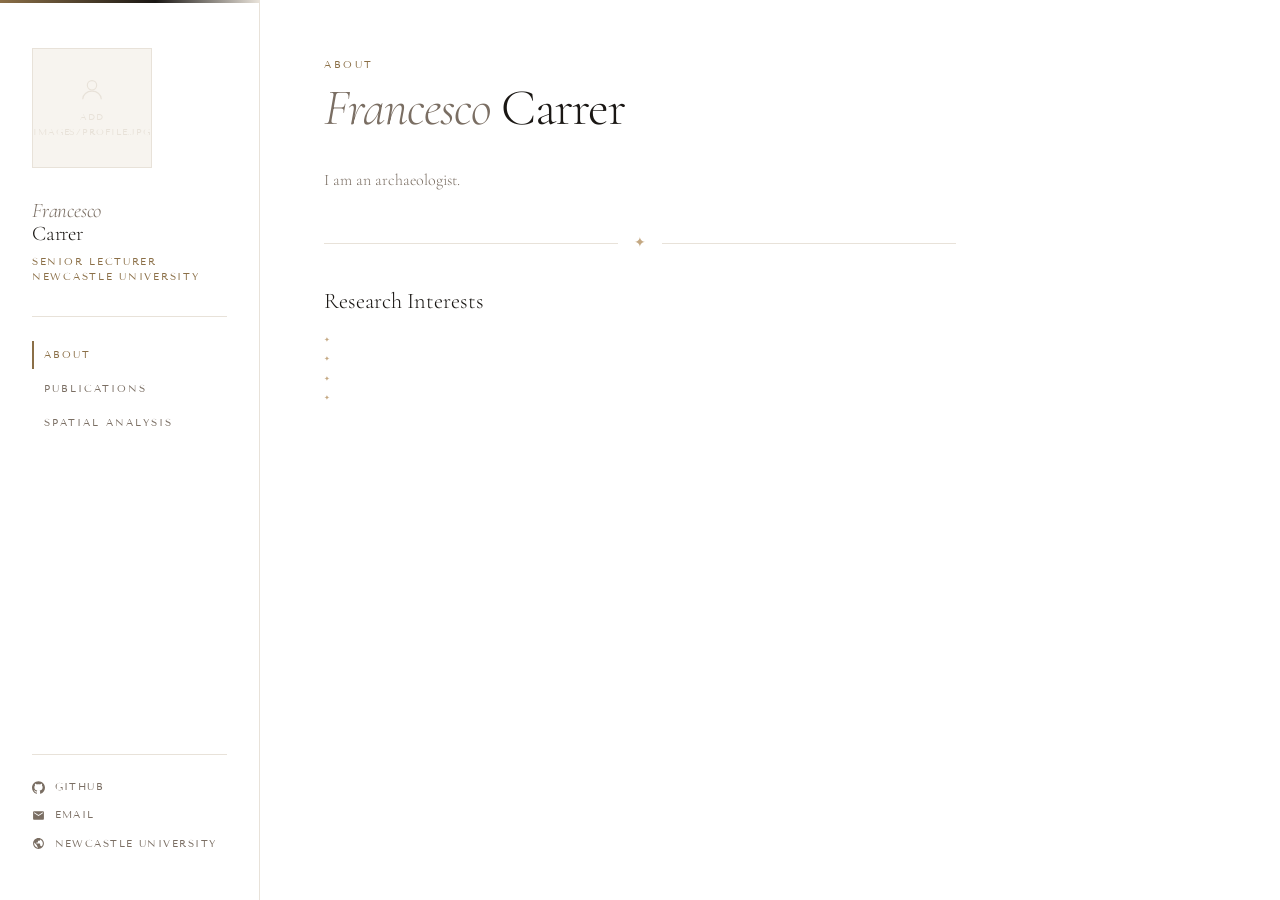
<file: index.html>
<!DOCTYPE html>
<html lang="en">
<head>
  <meta charset="UTF-8" />
  <meta name="viewport" content="width=device-width, initial-scale=1.0" />
  <title>Francesco Carrer — Archaeologist</title>
  <link rel="stylesheet" href="style.css" />
  <style>
    .bio p {
      font-size: 1rem;
      font-weight: 300;
      color: var(--warm-mid);
      line-height: 1.85;
      margin-bottom: 1.1rem;
    }
    .bio p:last-child { margin-bottom: 0; }
 
    .interests { margin-top: 2.5rem; }
    .interests h2 {
      font-family: 'Cormorant Garamond', serif;
      font-weight: 300;
      font-size: 1.4rem;
      margin-bottom: 0.9rem;
    }
    .interests ul { list-style: none; display: flex; flex-direction: column; gap: 0.45rem; }
    .interests li {
      display: flex;
      align-items: baseline;
      gap: 0.7rem;
      font-size: 0.95rem;
      font-weight: 300;
      color: var(--warm-mid);
    }
    .interests li::before {
      content: '✦';
      font-size: 0.45rem;
      color: var(--accent-lt);
      flex-shrink: 0;
      position: relative;
      top: -1px;
    }
  </style>
</head>
<body>
<div class="site-wrapper">
 
  <!-- ════════════ SIDEBAR ════════════ -->
  <aside class="sidebar">
 
    <!-- Replace the placeholder below with your photo once you have it:
         <img src="images/profile.jpg" alt="Francesco Carrer" class="sidebar-photo"> -->
    <div class="sidebar-photo-placeholder">
      <svg viewBox="0 0 24 24"><circle cx="12" cy="8" r="4"/><path d="M4 20c0-4 3.6-7 8-7s8 3 8 7"/></svg>
      <span>Add images/profile.jpg</span>
    </div>
 
    <div>
      <div class="sidebar-name">
        <em>Francesco</em>
        Carrer
      </div>
      <div class="sidebar-role">
        Senior Lecturer<br>Newcastle University
      </div>
    </div>
 
    <ul class="sidebar-nav">
      <li><a href="index.html" class="active">About</a></li>
      <li><a href="publications.html">Publications</a></li>
      <li><a href="spatial-analysis.html">Spatial Analysis</a></li>
    </ul>
 
    <ul class="sidebar-links">
      <li>
        <a href="https://github.com/francescokar" target="_blank" rel="noopener">
          <svg viewBox="0 0 24 24"><path d="M12 .297c-6.63 0-12 5.373-12 12 0 5.303 3.438 9.8 8.205 11.385.6.113.82-.258.82-.577 0-.285-.01-1.04-.015-2.04-3.338.724-4.042-1.61-4.042-1.61-.546-1.385-1.335-1.755-1.335-1.755-1.087-.744.084-.729.084-.729 1.205.084 1.838 1.236 1.838 1.236 1.07 1.835 2.809 1.305 3.495.998.108-.776.417-1.305.76-1.605-2.665-.3-5.466-1.332-5.466-5.93 0-1.31.465-2.38 1.235-3.22-.135-.303-.54-1.523.105-3.176 0 0 1.005-.322 3.3 1.23.96-.267 1.98-.399 3-.405 1.02.006 2.04.138 3 .405 2.28-1.552 3.285-1.23 3.285-1.23.645 1.653.24 2.873.12 3.176.765.84 1.23 1.91 1.23 3.22 0 4.61-2.805 5.625-5.475 5.92.42.36.81 1.096.81 2.22 0 1.606-.015 2.896-.015 3.286 0 .315.21.69.825.57C20.565 22.092 24 17.592 24 12.297c0-6.627-5.373-12-12-12"/></svg>
          GitHub
        </a>
      </li>
      <li>
         <a href="mailto:francesco.carrer@newcastle.ac.uk">
          <svg viewBox="0 0 24 24"><path d="M20 4H4c-1.1 0-2 .9-2 2v12c0 1.1.9 2 2 2h16c1.1 0 2-.9 2-2V6c0-1.1-.9-2-2-2zm0 4l-8 5-8-5V6l8 5 8-5v2z"/></svg>
          Email
        </a>
      </li>
      <li>
        <a href="#" target="_blank" rel="noopener">
          <!-- Replace # with your Newcastle University staff page URL -->
          <svg viewBox="0 0 24 24"><path d="M12 2C6.48 2 2 6.48 2 12s4.48 10 10 10 10-4.48 10-10S17.52 2 12 2zm-1 17.93c-3.95-.49-7-3.85-7-7.93 0-.62.08-1.21.21-1.79L9 15v1c0 1.1.9 2 2 2v1.93zm6.9-2.54c-.26-.81-1-1.39-1.9-1.39h-1v-3c0-.55-.45-1-1-1H8v-2h2c.55 0 1-.45 1-1V7h2c1.1 0 2-.9 2-2v-.41c2.93 1.19 5 4.06 5 7.41 0 2.08-.8 3.97-2.1 5.39z"/></svg>
          Newcastle University
        </a>
      </li>
    </ul>
 
  </aside>
 
  <!-- ════════════ CONTENT ════════════ -->
  <main class="content">
 
    <div class="slide-up delay-1">
      <p class="page-eyebrow">About</p>
      <h1 class="page-title"><em>Francesco</em> Carrer</h1>
    </div>
 
    <div class="bio slide-up delay-2">
      <p>I am an archaeologist. <!-- Add your bio here --></p>
      <p><!-- Second paragraph — current projects, fieldwork, grants --></p>
      <p><!-- Third paragraph — background, education, previous positions --></p>
    </div>
 
    <div class="interests slide-up delay-3">
      <div class="divider">
        <div class="divider-line"></div>
        <span class="divider-glyph">✦</span>
        <div class="divider-line"></div>
      </div>
      <h2>Research Interests</h2>
      <ul>
        <li><!-- e.g. Landscape and environmental archaeology --></li>
        <li><!-- e.g. Spatial analysis and GIS --></li>
        <li><!-- e.g. Pastoralism and upland economies --></li>
        <li><!-- e.g. Add more as needed --></li>
      </ul>
    </div>
 
  </main>
 
</div>
</body>
</html>
</file>
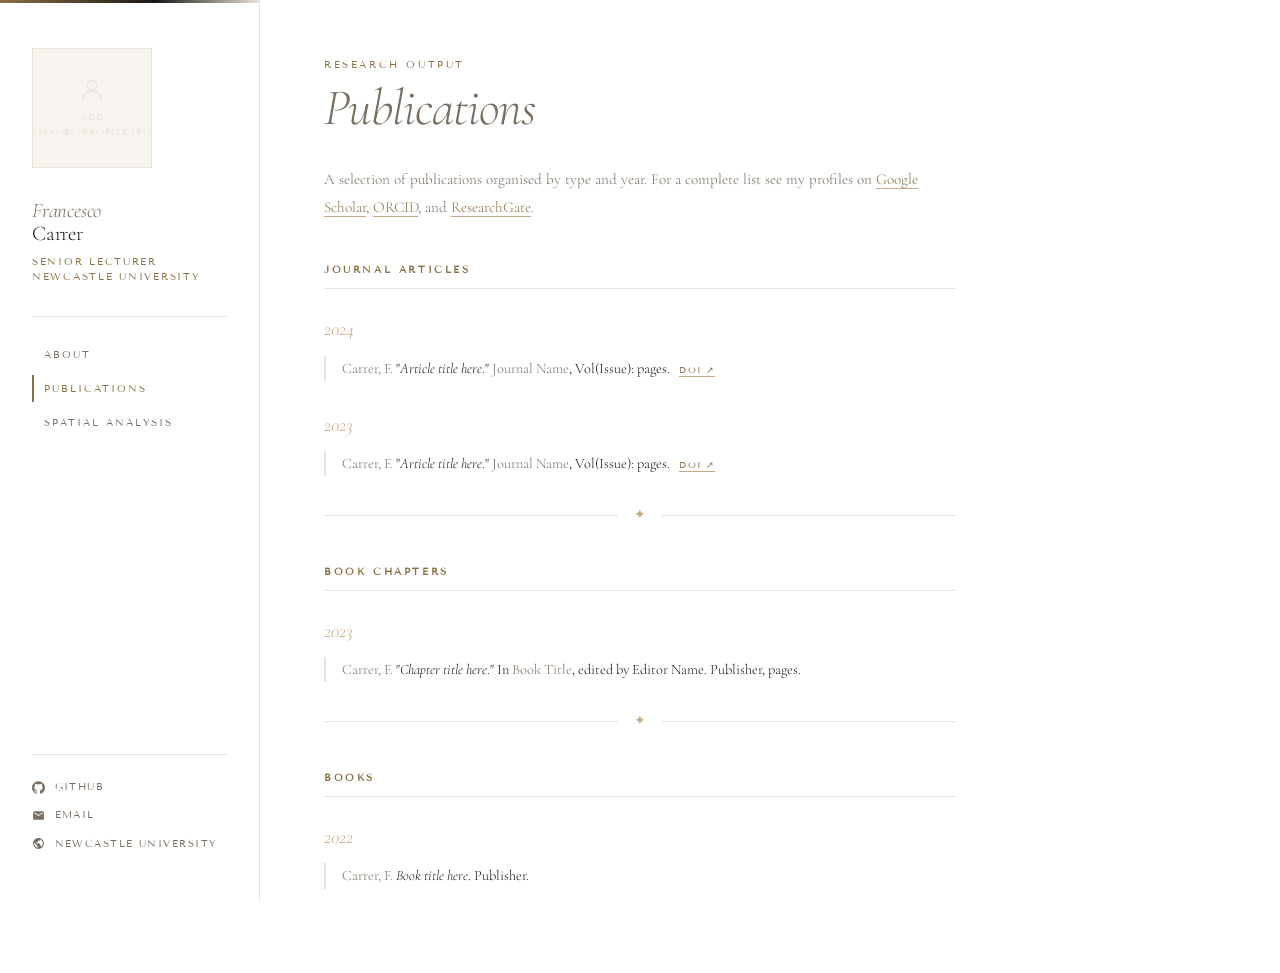
<file: publications.html>
<!DOCTYPE html>
<html lang="en">
<head>
  <meta charset="UTF-8" />
  <meta name="viewport" content="width=device-width, initial-scale=1.0" />
  <title>Publications — Francesco Carrer</title>
  <link rel="stylesheet" href="style.css" />
  <style>
    .pub-intro {
      font-size: 0.95rem;
      font-weight: 300;
      color: var(--warm-mid);
      line-height: 1.8;
      margin-bottom: 2.5rem;
    }
    .pub-intro a {
      color: var(--accent);
      text-decoration: none;
      border-bottom: 1px solid var(--accent-lt);
      transition: border-color 0.2s;
    }
    .pub-intro a:hover { border-color: var(--accent); }
 
    .pub-section { margin-top: 2.5rem; }
 
    .pub-section-title {
      font-family: 'Tenor Sans', sans-serif;
      font-size: 0.65rem;
      letter-spacing: 0.25em;
      text-transform: uppercase;
      color: var(--accent);
      padding-bottom: 0.6rem;
      border-bottom: 1px solid var(--stone);
      margin-bottom: 1.5rem;
    }
 
    .pub-year-group { margin-bottom: 1.75rem; }
 
    .pub-year {
      font-family: 'Cormorant Garamond', serif;
      font-style: italic;
      font-size: 1.2rem;
      color: var(--accent-lt);
      font-weight: 300;
      margin-bottom: 0.6rem;
    }
 
    .pub-list { list-style: none; display: flex; flex-direction: column; gap: 0.9rem; }
 
    .pub-item {
      padding-left: 1rem;
      border-left: 2px solid var(--stone);
      font-size: 0.9rem;
      font-weight: 300;
      line-height: 1.75;
      color: var(--ink);
      transition: border-color 0.2s;
    }
    .pub-item:hover { border-color: var(--accent-lt); }
    .pub-item .pub-authors { color: var(--warm-mid); }
    .pub-item .pub-title   { font-style: italic; }
    .pub-item .pub-journal { color: var(--warm-mid); }
 
    a.pub-doi {
      font-family: 'Tenor Sans', sans-serif;
      font-size: 0.58rem;
      letter-spacing: 0.12em;
      text-transform: uppercase;
      color: var(--accent);
      text-decoration: none;
      border-bottom: 1px solid var(--accent-lt);
      margin-left: 0.4rem;
      transition: border-color 0.2s;
    }
    a.pub-doi:hover { border-color: var(--accent); }
  </style>
</head>
<body>
<div class="site-wrapper">
 
  <!-- ════════════ SIDEBAR ════════════ -->
  <aside class="sidebar">
 
    <div class="sidebar-photo-placeholder">
      <svg viewBox="0 0 24 24"><circle cx="12" cy="8" r="4"/><path d="M4 20c0-4 3.6-7 8-7s8 3 8 7"/></svg>
      <span>Add images/profile.jpg</span>
    </div>
 
    <div>
      <div class="sidebar-name">
        <em>Francesco</em>
        Carrer
      </div>
      <div class="sidebar-role">
        Senior Lecturer<br>Newcastle University
      </div>
    </div>
 
    <ul class="sidebar-nav">
      <li><a href="index.html">About</a></li>
      <li><a href="publications.html" class="active">Publications</a></li>
      <li><a href="spatial-analysis.html">Spatial Analysis</a></li>
    </ul>
 
    <ul class="sidebar-links">
      <li>
        <a href="https://github.com/francescokar" target="_blank" rel="noopener">
          <svg viewBox="0 0 24 24"><path d="M12 .297c-6.63 0-12 5.373-12 12 0 5.303 3.438 9.8 8.205 11.385.6.113.82-.258.82-.577 0-.285-.01-1.04-.015-2.04-3.338.724-4.042-1.61-4.042-1.61-.546-1.385-1.335-1.755-1.335-1.755-1.087-.744.084-.729.084-.729 1.205.084 1.838 1.236 1.838 1.236 1.07 1.835 2.809 1.305 3.495.998.108-.776.417-1.305.76-1.605-2.665-.3-5.466-1.332-5.466-5.93 0-1.31.465-2.38 1.235-3.22-.135-.303-.54-1.523.105-3.176 0 0 1.005-.322 3.3 1.23.96-.267 1.98-.399 3-.405 1.02.006 2.04.138 3 .405 2.28-1.552 3.285-1.23 3.285-1.23.645 1.653.24 2.873.12 3.176.765.84 1.23 1.91 1.23 3.22 0 4.61-2.805 5.625-5.475 5.92.42.36.81 1.096.81 2.22 0 1.606-.015 2.896-.015 3.286 0 .315.21.69.825.57C20.565 22.092 24 17.592 24 12.297c0-6.627-5.373-12-12-12"/></svg>
          GitHub
        </a>
      </li>
      <li>
        <a href="mailto:francesco.carrer@newcastle.ac.uk">
          <svg viewBox="0 0 24 24"><path d="M20 4H4c-1.1 0-2 .9-2 2v12c0 1.1.9 2 2 2h16c1.1 0 2-.9 2-2V6c0-1.1-.9-2-2-2zm0 4l-8 5-8-5V6l8 5 8-5v2z"/></svg>
          Email
        </a>
      </li>
      <li>
        <a href="#" target="_blank" rel="noopener">
          <svg viewBox="0 0 24 24"><path d="M12 2C6.48 2 2 6.48 2 12s4.48 10 10 10 10-4.48 10-10S17.52 2 12 2zm-1 17.93c-3.95-.49-7-3.85-7-7.93 0-.62.08-1.21.21-1.79L9 15v1c0 1.1.9 2 2 2v1.93zm6.9-2.54c-.26-.81-1-1.39-1.9-1.39h-1v-3c0-.55-.45-1-1-1H8v-2h2c.55 0 1-.45 1-1V7h2c1.1 0 2-.9 2-2v-.41c2.93 1.19 5 4.06 5 7.41 0 2.08-.8 3.97-2.1 5.39z"/></svg>
          Newcastle University
        </a>
      </li>
    </ul>
 
  </aside>
 
  <!-- ════════════ CONTENT ════════════ -->
  <main class="content">
 
    <div class="slide-up delay-1">
      <p class="page-eyebrow">Research Output</p>
      <h1 class="page-title"><em>Publications</em></h1>
    </div>
 
    <p class="pub-intro slide-up delay-2">
      A selection of publications organised by type and year.
      For a complete list see my profiles on
      <a href="#" target="_blank">Google Scholar</a>,
      <a href="#" target="_blank">ORCID</a>, and
      <a href="#" target="_blank">ResearchGate</a>.
    </p>
 
    <!-- JOURNAL ARTICLES -->
    <section class="pub-section slide-up delay-2">
      <h2 class="pub-section-title">Journal Articles</h2>
 
      <div class="pub-year-group">
        <p class="pub-year">2024</p>
        <ul class="pub-list">
          <li class="pub-item">
            <span class="pub-authors">Carrer, F.</span>
            "<span class="pub-title">Article title here</span>."
            <span class="pub-journal">Journal Name</span>, Vol(Issue): pages.
            <a class="pub-doi" href="https://doi.org/XXXXX" target="_blank">DOI ↗</a>
          </li>
          <!-- Copy the <li> above for each article -->
        </ul>
      </div>
 
      <div class="pub-year-group">
        <p class="pub-year">2023</p>
        <ul class="pub-list">
          <li class="pub-item">
            <span class="pub-authors">Carrer, F.</span>
            "<span class="pub-title">Article title here</span>."
            <span class="pub-journal">Journal Name</span>, Vol(Issue): pages.
            <a class="pub-doi" href="https://doi.org/XXXXX" target="_blank">DOI ↗</a>
          </li>
        </ul>
      </div>
      <!-- Add more year groups as needed -->
    </section>
 
    <div class="divider slide-up delay-3">
      <div class="divider-line"></div><span class="divider-glyph">✦</span><div class="divider-line"></div>
    </div>
 
    <!-- BOOK CHAPTERS -->
    <section class="pub-section slide-up delay-3">
      <h2 class="pub-section-title">Book Chapters</h2>
      <div class="pub-year-group">
        <p class="pub-year">2023</p>
        <ul class="pub-list">
          <li class="pub-item">
            <span class="pub-authors">Carrer, F.</span>
            "<span class="pub-title">Chapter title here</span>."
            In <span class="pub-journal">Book Title</span>, edited by Editor Name. Publisher, pages.
          </li>
        </ul>
      </div>
    </section>
 
    <div class="divider slide-up delay-3">
      <div class="divider-line"></div><span class="divider-glyph">✦</span><div class="divider-line"></div>
    </div>
 
    <!-- BOOKS -->
    <section class="pub-section slide-up delay-4">
      <h2 class="pub-section-title">Books</h2>
      <div class="pub-year-group">
        <p class="pub-year">2022</p>
        <ul class="pub-list">
          <li class="pub-item">
            <span class="pub-authors">Carrer, F.</span>
            <span class="pub-title">Book title here</span>. Publisher.
          </li>
        </ul>
      </div>
    </section>
 
  </main>
 
</div>
</body>
</html>
</file>
<file: style.css>
/* =====================================================
   Francesco Carrer — Shared Stylesheet
   ===================================================== */
 
@import url('https://fonts.googleapis.com/css2?family=Cormorant+Garamond:ital,wght@0,300;0,400;0,600;1,300;1,400&family=Tenor+Sans&display=swap');
 
*, *::before, *::after { box-sizing: border-box; margin: 0; padding: 0; }
 
:root {
  --white:      #ffffff;
  --off-white:  #f7f4ef;
  --stone:      #e8e2d9;
  --ink:        #1a1714;
  --warm-mid:   #7a6e63;
  --accent:     #8b6f47;
  --accent-lt:  #c4a882;
  --sidebar-w:  260px;
}
 
html { scroll-behavior: smooth; }
 
body {
  background: var(--white);
  color: var(--ink);
  font-family: 'Cormorant Garamond', Georgia, serif;
  font-size: 18px;
  line-height: 1.7;
  min-height: 100vh;
  display: flex;
  flex-direction: column;
}
 
/* ══════════════════════════════════════════
   SITE LAYOUT — sidebar + content
   ══════════════════════════════════════════ */
 
.site-wrapper {
  display: flex;
  flex: 1;
  min-height: 100vh;
}
 
/* ── Sidebar ── */
.sidebar {
  width: var(--sidebar-w);
  flex-shrink: 0;
  border-right: 1px solid var(--stone);
  padding: 3rem 2rem;
  display: flex;
  flex-direction: column;
  gap: 2rem;
  position: sticky;
  top: 0;
  height: 100vh;
  overflow-y: auto;
}
 
/* Top accent line on sidebar */
.sidebar::before {
  content: '';
  position: absolute;
  top: 0; left: 0;
  width: 100%;
  height: 3px;
  background: linear-gradient(90deg, var(--accent) 0%, var(--ink) 60%, var(--stone) 100%);
}
 
/* Profile photo */
.sidebar-photo {
  width: 120px;
  height: 120px;
  object-fit: cover;
  border: 1px solid var(--stone);
  display: block;
}
 
.sidebar-photo-placeholder {
  width: 120px;
  height: 120px;
  border: 1px solid var(--stone);
  background: var(--off-white);
  display: flex;
  flex-direction: column;
  align-items: center;
  justify-content: center;
  gap: 0.4rem;
}
 
.sidebar-photo-placeholder svg {
  width: 28px;
  height: 28px;
  stroke: var(--stone);
  fill: none;
  stroke-width: 1;
}
 
.sidebar-photo-placeholder span {
  font-family: 'Tenor Sans', sans-serif;
  font-size: 0.55rem;
  letter-spacing: 0.1em;
  text-transform: uppercase;
  color: var(--stone);
  text-align: center;
  padding: 0 0.5rem;
}
 
/* Name & title */
.sidebar-name {
  font-family: 'Cormorant Garamond', serif;
  font-weight: 300;
  font-size: 1.3rem;
  line-height: 1.1;
  letter-spacing: -0.01em;
  color: var(--ink);
}
 
.sidebar-name em {
  font-style: italic;
  color: var(--warm-mid);
  display: block;
}
 
.sidebar-role {
  font-family: 'Tenor Sans', sans-serif;
  font-size: 0.6rem;
  letter-spacing: 0.18em;
  text-transform: uppercase;
  color: var(--accent);
  margin-top: 0.5rem;
  line-height: 1.6;
}
 
/* Navigation links */
.sidebar-nav {
  list-style: none;
  display: flex;
  flex-direction: column;
  gap: 0.4rem;
  border-top: 1px solid var(--stone);
  padding-top: 1.5rem;
}
 
.sidebar-nav a {
  font-family: 'Tenor Sans', sans-serif;
  font-size: 0.65rem;
  letter-spacing: 0.2em;
  text-transform: uppercase;
  color: var(--warm-mid);
  text-decoration: none;
  display: flex;
  align-items: center;
  gap: 0.6rem;
  padding: 0.3rem 0;
  border-left: 2px solid transparent;
  padding-left: 0.6rem;
  transition: color 0.2s, border-color 0.2s;
}
 
.sidebar-nav a:hover,
.sidebar-nav a.active {
  color: var(--accent);
  border-color: var(--accent);
}
 
/* Contact/profile links */
.sidebar-links {
  list-style: none;
  display: flex;
  flex-direction: column;
  gap: 0.75rem;
  border-top: 1px solid var(--stone);
  padding-top: 1.5rem;
  margin-top: auto;
}
 
.sidebar-links a {
  display: flex;
  align-items: center;
  gap: 0.6rem;
  font-family: 'Tenor Sans', sans-serif;
  font-size: 0.6rem;
  letter-spacing: 0.15em;
  text-transform: uppercase;
  color: var(--warm-mid);
  text-decoration: none;
  transition: color 0.2s;
}
 
.sidebar-links a:hover { color: var(--accent); }
 
.sidebar-links svg {
  width: 13px;
  height: 13px;
  fill: currentColor;
  flex-shrink: 0;
}
 
/* ── Main content area ── */
.content {
  flex: 1;
  padding: 3.5rem 4rem;
  max-width: 760px;
  overflow-y: auto;
}
 
/* ══════════════════════════════════════════
   SHARED CONTENT STYLES
   ══════════════════════════════════════════ */
 
.page-eyebrow {
  font-family: 'Tenor Sans', sans-serif;
  font-size: 0.65rem;
  letter-spacing: 0.25em;
  text-transform: uppercase;
  color: var(--accent);
  margin-bottom: 0.6rem;
}
 
.page-title {
  font-family: 'Cormorant Garamond', serif;
  font-weight: 300;
  font-size: clamp(2rem, 4vw, 3.2rem);
  line-height: 1;
  letter-spacing: -0.02em;
  margin-bottom: 2rem;
}
 
.page-title em {
  font-style: italic;
  color: var(--warm-mid);
}
 
/* Divider */
.divider {
  display: flex;
  align-items: center;
  gap: 1rem;
  margin: 2rem 0;
}
.divider-line  { height: 1px; background: var(--stone); flex: 1; }
.divider-glyph { font-size: 0.9rem; color: var(--accent-lt); line-height: 1; }
 
/* Animations */
.slide-up {
  opacity: 0;
  animation: slideUp 0.9s ease forwards;
}
.delay-1 { animation-delay: 0.1s; }
.delay-2 { animation-delay: 0.25s; }
.delay-3 { animation-delay: 0.4s; }
.delay-4 { animation-delay: 0.55s; }
 
@keyframes slideUp {
  from { opacity: 0; transform: translateY(14px); }
  to   { opacity: 1; transform: translateY(0); }
}
 
/* ══════════════════════════════════════════
   RESPONSIVE — stack on mobile
   ══════════════════════════════════════════ */
@media (max-width: 700px) {
  .site-wrapper { flex-direction: column; }
 
  .sidebar {
    width: 100%;
    height: auto;
    position: static;
    flex-direction: row;
    flex-wrap: wrap;
    align-items: center;
    padding: 1.5rem;
    gap: 1rem;
    border-right: none;
    border-bottom: 1px solid var(--stone);
  }
 
  .sidebar-photo,
  .sidebar-photo-placeholder { width: 64px; height: 64px; }
 
  .sidebar-nav,
  .sidebar-links {
    border-top: none;
    padding-top: 0;
    flex-direction: row;
    flex-wrap: wrap;
    gap: 1rem;
    margin-top: 0;
  }
 
  .sidebar-nav a { border-left: none; padding-left: 0; border-bottom: 1px solid transparent; }
 
  .content { padding: 2rem 1.5rem; }
}
</file>
